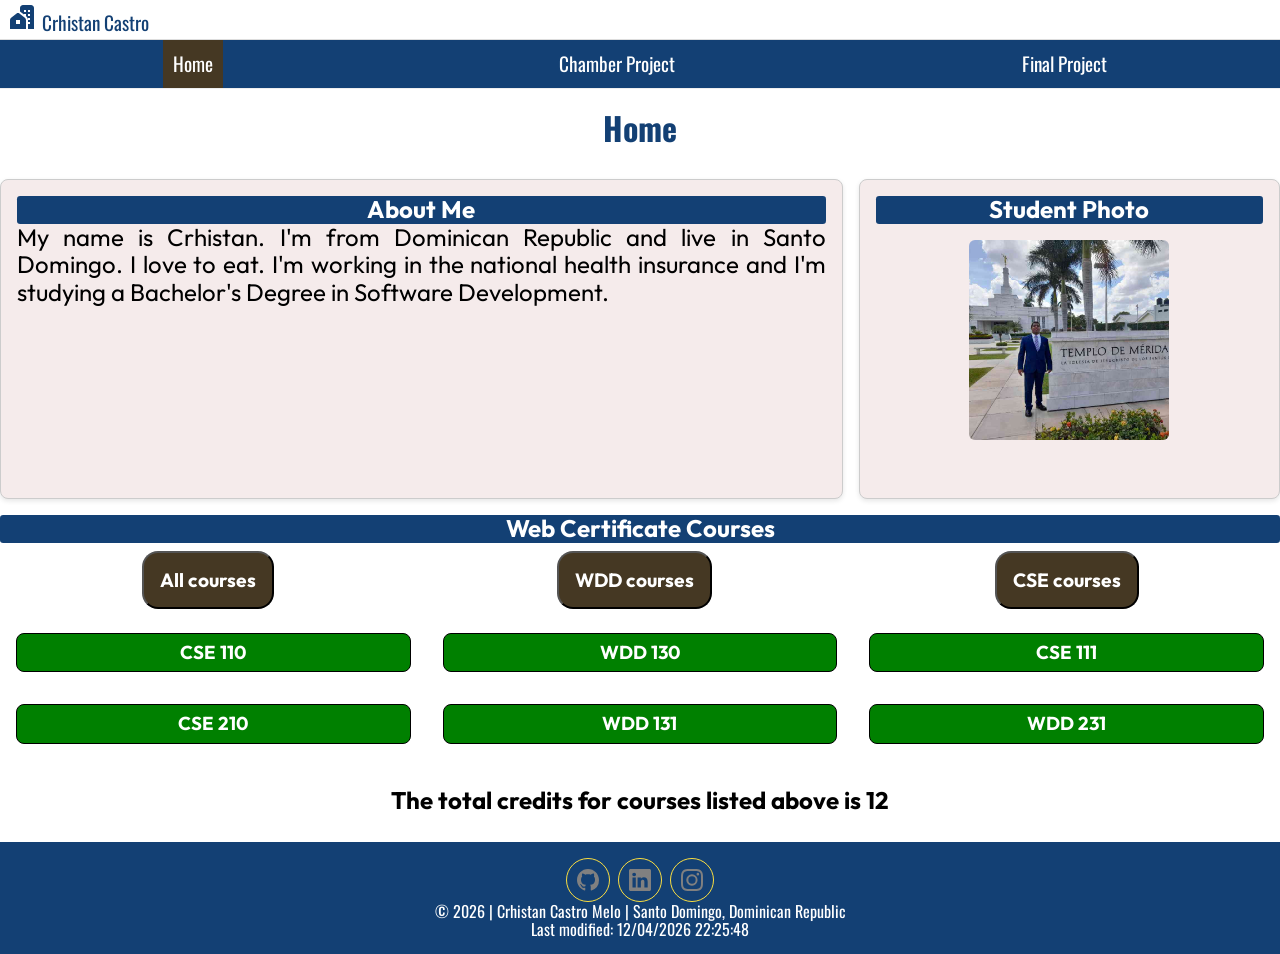
<file: index.html>
<!DOCTYPE html>
<html lang="en">
<head>
    <meta charset="UTF-8">
    <meta name="viewport" content="width=device-width, initial-scale=1.0">
    <link rel="icon" href="images/favicon.ico">
    <title>Home Page</title>
    <meta name="description" content="Home Page about me and my courses">
    <meta name="author" content="Crhistan Castro">
    <meta property="og:title" content="Home page">
    <meta property="og:description" content="Home Page about me and my courses">
    <meta property="og:image" content="https://crhistancastro.github.io/wdd231/images/profile.jpg">
    <meta property="og:url" content="https://crhistancastro.github.io/wdd231/">
    <link rel="stylesheet" href="styles/normalize.css">
    <link rel="stylesheet" href="styles/small.css">
    <link rel="stylesheet" href="styles/larger.css">
    <script defer src="scripts/navigation.js"></script>
    <script defer src="scripts/date.js"></script>
    <script defer src="scripts/course.js"></script>
    <link rel="preconnect" href="https://fonts.googleapis.com">
    <link rel="preconnect" href="https://fonts.gstatic.com" crossorigin>
    <link href="https://fonts.googleapis.com/css2?family=Oswald&family=Outfit:wght@100&display=swap" rel="stylesheet">
</head>
<body>
    <header>
        <img src="images/house-building.svg" alt="Site Logo" width="512" height="512">
        <span>Crhistan Castro</span>
        <button id="nav-button" class="hamburger" aria-label="navigation"></button>
    </header>
    <nav id="nav-bar" class="navigation">
        <ul>
            <li class="current"><a href="index.html">Home</a></li>
            <li><a href="./chamber/index.html">Chamber Project</a></li>
            <li><a href="./final-project/index.html">Final Project</a></li>
        </ul>
    </nav>
    <main>
        <h1>Home</h1>
        <section class="card">
            <h2>About Me</h2>
            <p>My name is Crhistan. I'm from Dominican Republic and live in Santo Domingo. I love to eat. I'm working in the national health insurance and I'm studying a Bachelor's Degree in Software Development.</p>
        </section>
        <section class="card">
            <h2>Student Photo</h2>
            <img src="images/profile.jpg" alt="Me" width="200">
        </section>
        <section id="courses">
            <h2>Web Certificate Courses</h2>
            <div id="course-button">
                <button id="all" class="all">All courses</button>
                <button id="wdd" class="wdd">WDD courses</button>
                <button id="cse" class="cse">CSE courses</button>
            </div>
            <div class="courses"> 
            </div>
            <p class="tcredits"></p>
        </section>
        <dialog id="course-details">
        </dialog>
    </main>
    <footer>
        <div class="social">
            <a href="https://github.com/CrhistanCastro" target="_blank"><img src="images/github.svg" alt="Github" width="16" height="16"></a>
            <a href="https://www.linkedin.com/in/crhistan-neftali-castro-melo-4907b0220?lipi=urn%3Ali%3Apage%3Ad_flagship3_profile_view_base_contact_details%3BnQ8HweufQ5yeCd8g4yVtPg%3D%3D" target="_blank"><img src="images/linkedin.svg" alt="LinkedIn" width="16" height="16"></a>
            <a href="https://www.instagram.com/crhistancastro" target="_blank"><img src="images/instagram.svg" alt="Instagram" width="16" height="16"></a>
        </div>
        <p><span id="currentyear"></span> | Crhistan Castro Melo | Santo Domingo, Dominican Republic</p>
        <p id="lastModified"></p>
    </footer>
</body>
</html>
</file>
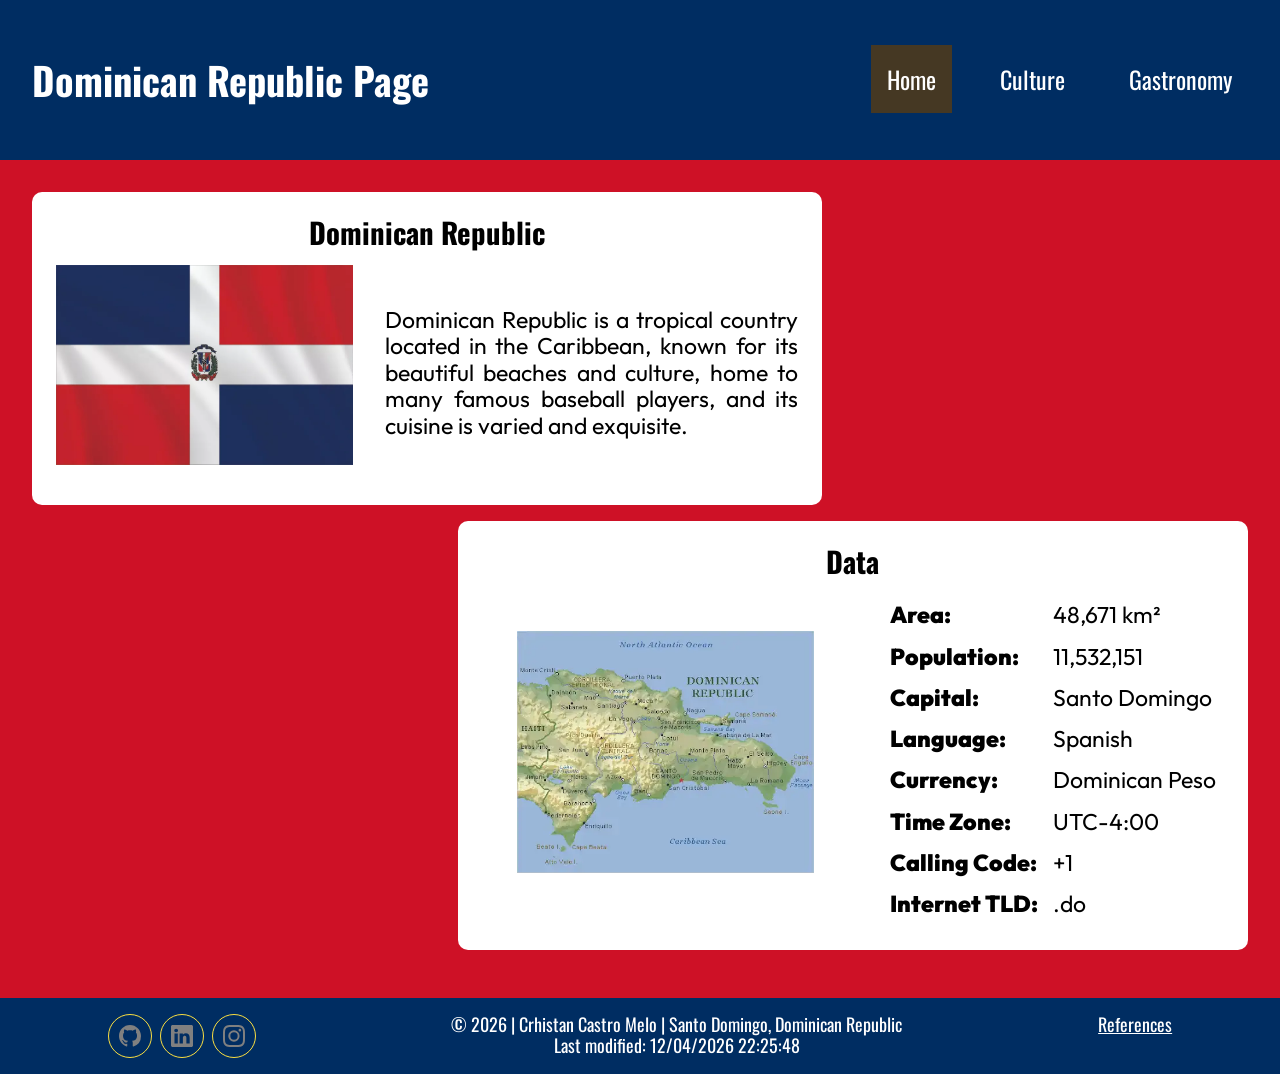
<file: final-project/index.html>
<!DOCTYPE html>
<html lang="en">
<head>
    <meta charset="UTF-8">
    <meta name="viewport" content="width=device-width, initial-scale=1.0">
    <link rel="icon" href="images/favicon.ico">
    <title>Dominican Republic Page</title>
    <meta name="author" content="Crhistan Castro">
    <meta name="description" content="On this page we will be learning a little about the Dominican Republic">
    <link rel="stylesheet" href="styles/normalize.css">
    <link rel="stylesheet" href="styles/larger.css">
    <link rel="stylesheet" href="styles/small.css">
    <script src="scripts/mycountry.mjs" type="module"></script>
    <link rel="preconnect" href="https://fonts.googleapis.com">
    <link rel="preconnect" href="https://fonts.gstatic.com" crossorigin>
    <link href="https://fonts.googleapis.com/css2?family=Oswald&family=Outfit:wght@100&display=swap" rel="stylesheet">
    <meta property="og:title" content="Dominican Republic Page">
    <meta property="og:description" content="On this page we will be learning a little about the Dominican Republic">
    <meta property="og:image" content="https://crhistancastro.github.io/wdd231/final-project/images/dominicanflag.svg">
    <meta property="og:url" content="https://crhistancastro.github.io/wdd231/final-project/index.html">
</head>
<body class="home-b">
    <header>
        <h1>Dominican Republic Page</h1>
        <button id="nav-button" class="hamburger" aria-label="navigation"></button>
        <nav id="nav-bar" class="navigation">
            <ul>
                <li class="current"><a href="index.html">Home</a></li>
                <li><a href="mycountry-culture.html">Culture</a></li>
                <li><a href="mycountry-gastro.html">Gastronomy</a></li>
            </ul>
        </nav>
    </header>
    <main class="home-m">
        <section class="about">
            <h2>Dominican Republic</h2>
            <div class="about-cont">
                <img src="images/dominicanflag.webp" alt="Dominican Republic Flag" width="200" loading="lazy">
                <p>Dominican Republic is a tropical country located in the Caribbean, known for its beautiful beaches and culture, home to many famous baseball players, and its cuisine is varied and exquisite.</p>
            </div>
        </section>
        <section class="data">
            <h2>Data</h2>
            <div class="data-cont">
                <img src="images/country.webp" alt="Country Map" width="200" loading="lazy">
                <table>
                    <tr>
                        <td><strong>Area:</strong></td>
                        <td>48,671 km²</td>
                    </tr>
                    <tr>
                        <td><strong>Population:</strong></td>
                        <td>11,532,151</td>
                    </tr>
                    <tr>
                        <td><strong>Capital:</strong></td>
                        <td>Santo Domingo</td>
                    </tr>
                    <tr>
                        <td><strong>Language:</strong></td>
                        <td>Spanish</td>
                    </tr>
                    <tr>
                        <td><strong>Currency:</strong></td>
                        <td>Dominican Peso</td>
                    </tr>
                    <tr>
                        <td><strong>Time Zone:</strong></td>
                        <td>UTC-4:00</td>
                    </tr>
                    <tr>
                        <td><strong>Calling Code:</strong></td>
                        <td>+1</td>
                    </tr>
                    <tr>
                        <td><strong>Internet TLD:</strong></td>
                        <td>.do</td>
                    </tr>
                </table>
            </div>
        </section>
    </main>
    <footer>
        <div class="social">
            <a href="https://github.com/CrhistanCastro" target="_blank"><img src="images/github.svg" alt="Github" width="16" height="16"></a>
            <a href="https://www.linkedin.com/in/crhistan-neftali-castro-melo-4907b0220?lipi=urn%3Ali%3Apage%3Ad_flagship3_profile_view_base_contact_details%3BnQ8HweufQ5yeCd8g4yVtPg%3D%3D" target="_blank"><img src="images/linkedin.svg" alt="LinkedIn" width="16" height="16"></a>
            <a href="https://www.instagram.com/crhistancastro" target="_blank"><img src="images/instagram.svg" alt="Instagram" width="16" height="16"></a>
        </div>
        <div>
            <p><span id="currentyear"></span> | Crhistan Castro Melo | Santo Domingo, Dominican Republic</p>
            <p id="lastModified"></p>
        </div>
        <p class="ref"><a href="reference.html">References</a></p>
    </footer>
</body>
</html>
</file>
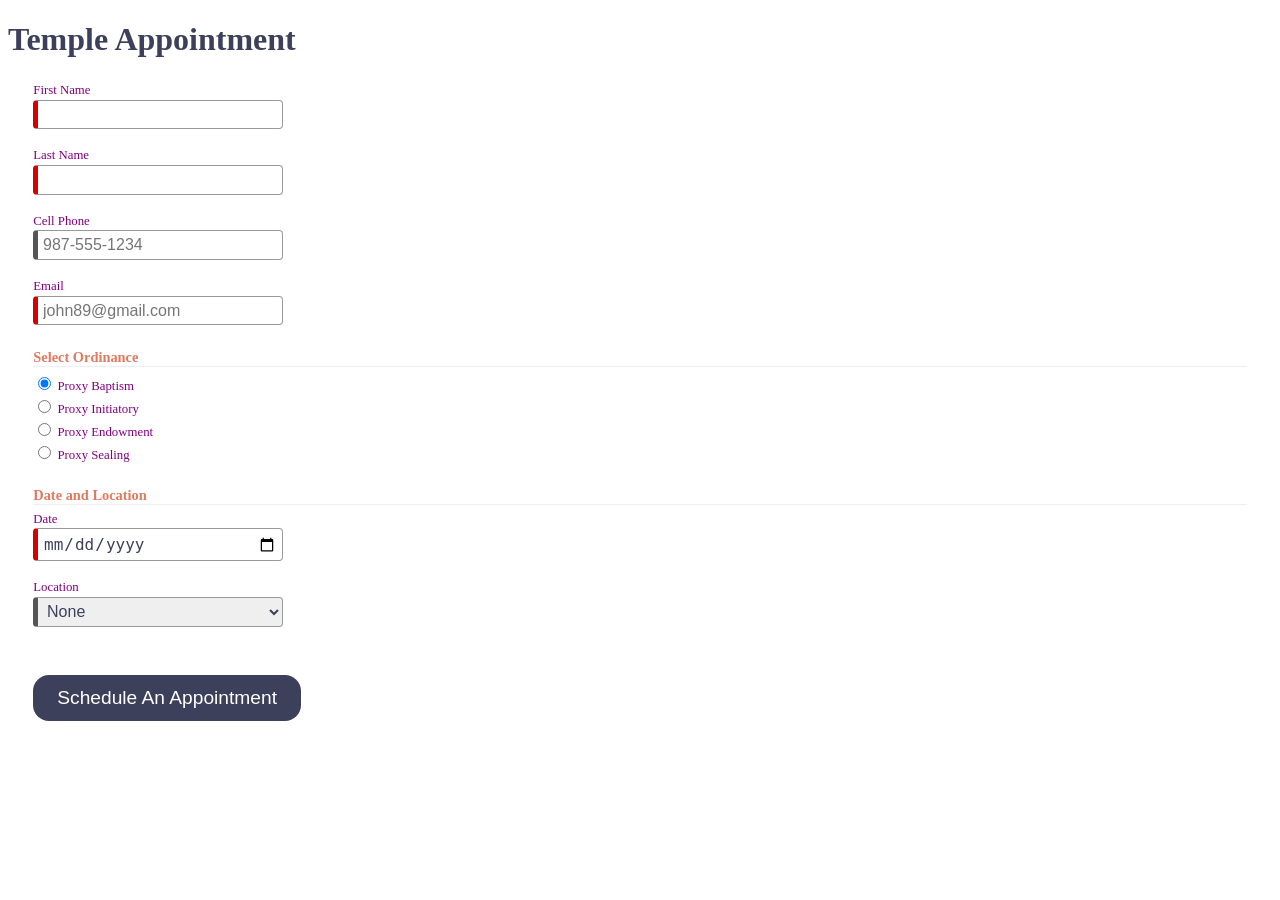
<file: startHere/startHere/index.html>
<!DOCTYPE html>
<html lang="en">

<head>
  <meta charset="UTF-8">
  <meta name="viewport" content="width=device-width, initial-scale=1.0">
  <meta name="description" content="Web Lab Start File">
  <meta name="author" content="Paul Cheney">

  <link rel="stylesheet" href="styles/small.css">
  <link rel="stylesheet" href="styles/large.css">

  <title>Web Lab Start File</title>
</head>

<body>

  <main>
    <h1>Temple Appointment</h1>

    <form method="GET" action="thanks.html" class="designOne">
      <label>First Name <input type="text" name="first" required autocomplete="given-name" title="Your First Name"></label>
        <label>Last Name <input type="text" name="last" required autocomplete="family-name" title="Your Last Name"></label>
        <label>Cell Phone <input type="tel" name="phone"  autocomplete="tel" title="A Phone Number with dashes" placeholder="987-555-1234" ></label>
        <label>Email <input type="email" name="email" required placeholder="john89@gmail.com"  title="Your Email" autocomplete="email"></label>
  

        <h3>Select Ordinance</h3>
        <label><input type="radio" name="ordinance" value="Baptism" checked> Proxy Baptism</label>
        <label><input type="radio" name="ordinance" value="Initiatory"> Proxy Initiatory</label>
        <label><input type="radio" name="ordinance" value="Endowment"> Proxy Endowment</label>
        <label><input type="radio" name="ordinance" value="Sealing"> Proxy Sealing</label>

        
        <h3>Date and Location</h3>
        <label>Date <input type="date" name="date" required></label>

        <label>Location
          <select name="location" required>
            <option value="">None</option>
            <option value="Payson">Payson</option>
            <option value="Orem">Orem</option>
            <option value="Provo City Center">Provo City Center</option>
        </label>

        <input type="submit" value="Schedule An Appointment">
    </form>

    
  </main>

</body>
</html>
</file>
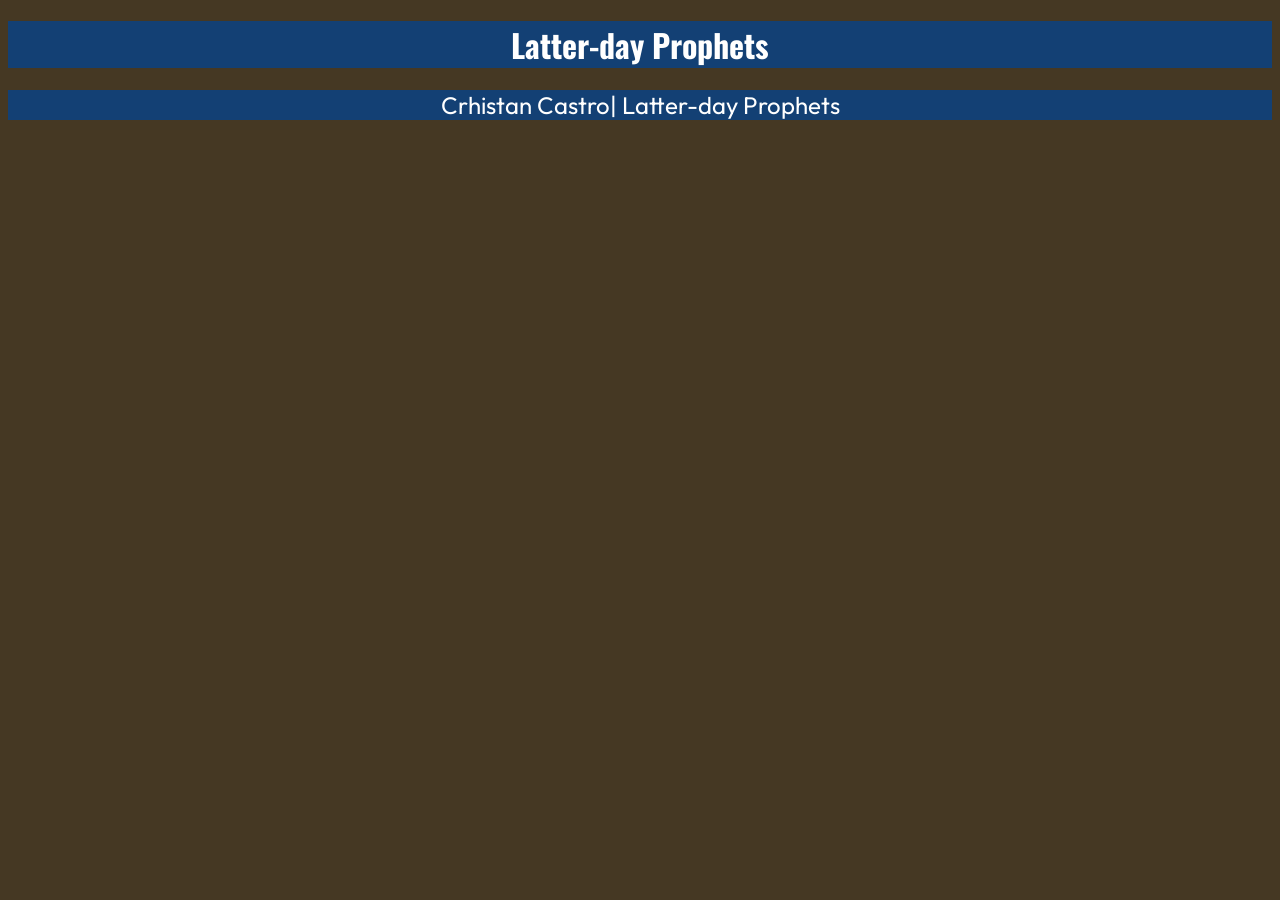
<file: prophets.html>
<!DOCTYPE html>
<html lang="en">
<head>
    <meta charset="UTF-8">
    <meta name="viewport" content="width=device-width, initial-scale=1.0">
    <meta name="author" content="Crhistan Castro">
    <meta name="description" content="The fetch practice">
    <title>Prophets</title>
    <link rel="stylesheet" href="styles/prophets.css">
    <script defer src="scripts/prophets.js"></script>
    <link rel="preconnect" href="https://fonts.googleapis.com">
    <link rel="preconnect" href="https://fonts.gstatic.com" crossorigin>
    <link href="https://fonts.googleapis.com/css2?family=Oswald&family=Outfit:wght@100&display=swap" rel="stylesheet">
</head>
<body>
    <header>
        <h1>Latter-day Prophets</h1>
    </header>
    <main>
        <div id="cards"></div>
    </main>
    <footer>
        Crhistan Castro| Latter-day Prophets
    </footer>
</body>
</html>
</file>
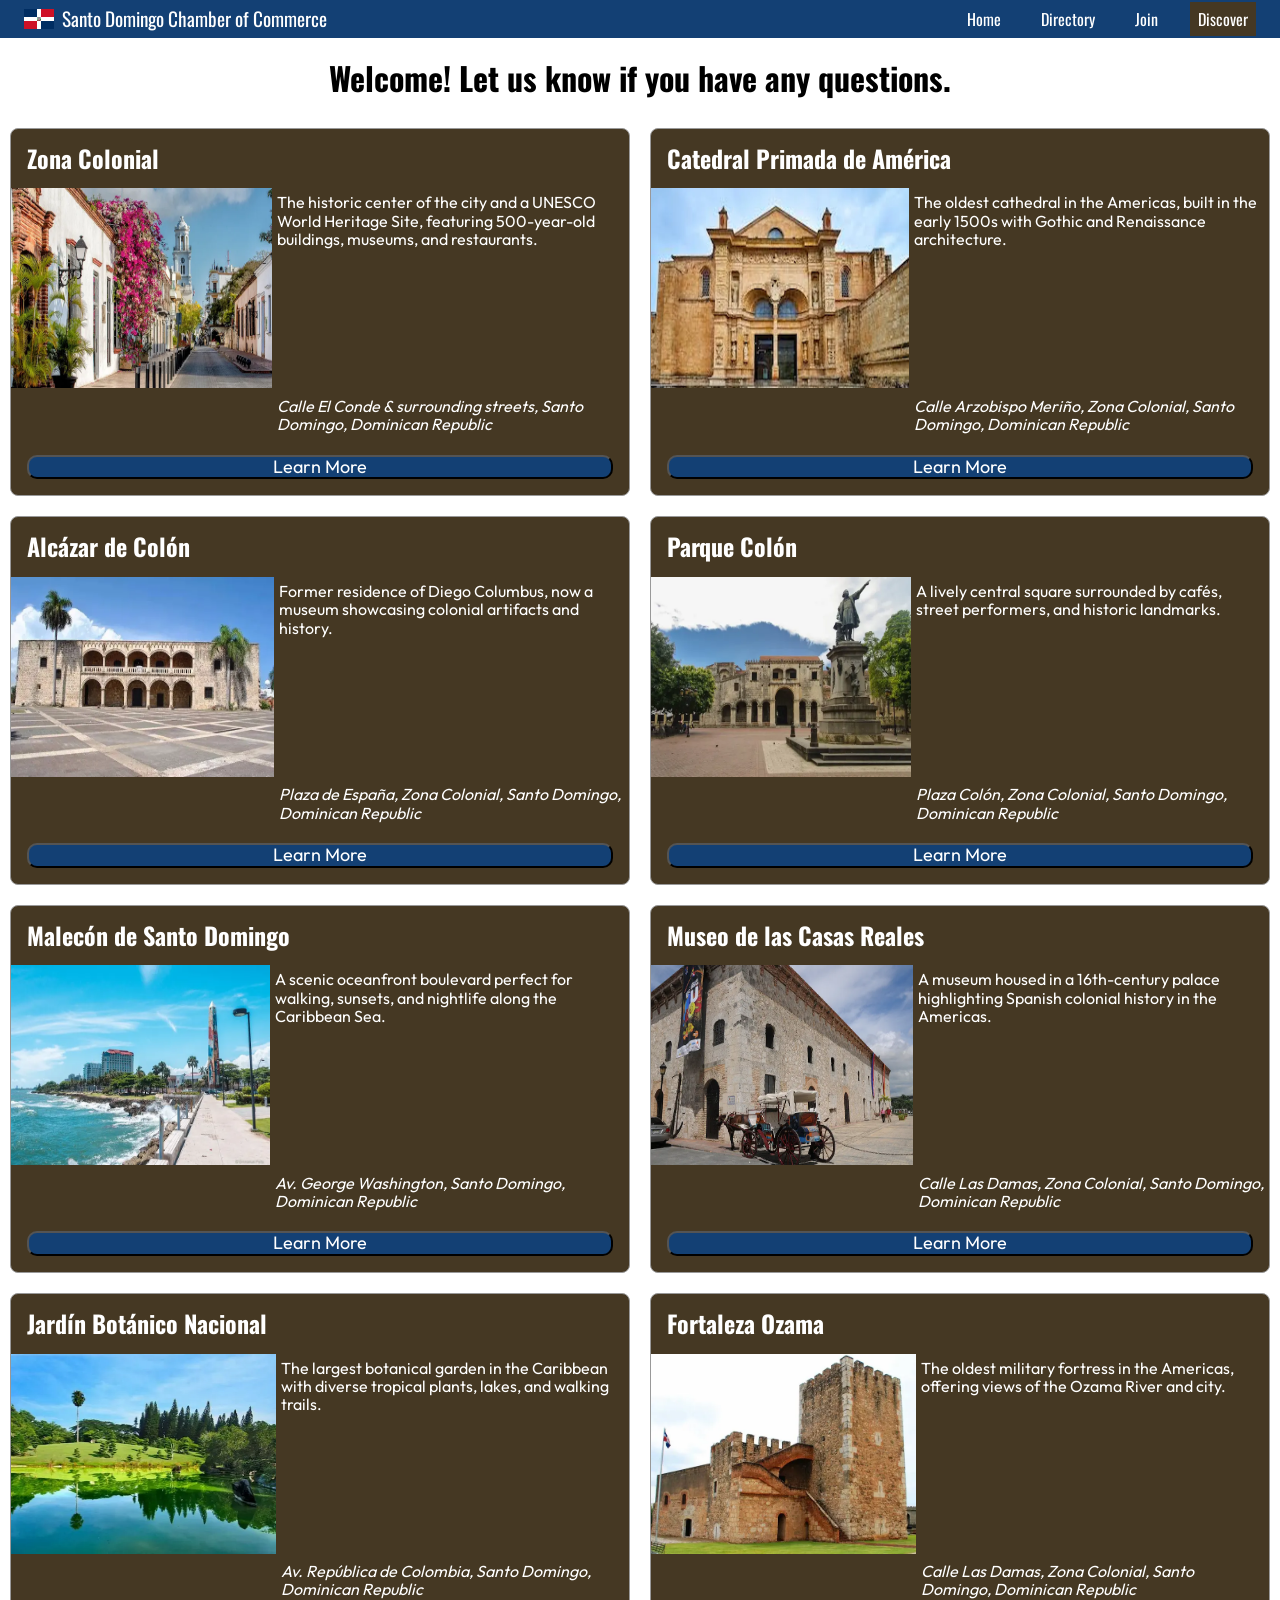
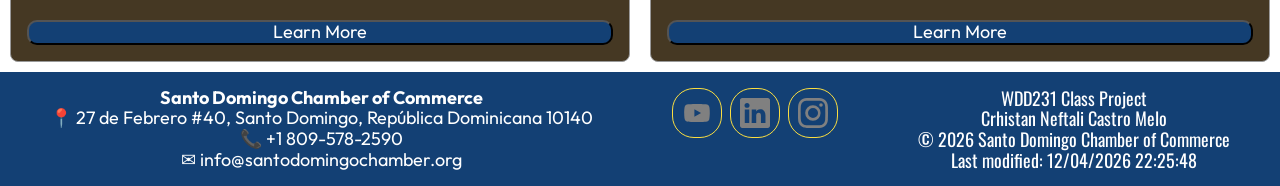
<file: chamber/discover.html>
<!DOCTYPE html>
<html lang="en">
<head>
    <meta charset="UTF-8">
    <meta name="viewport" content="width=device-width, initial-scale=1.0">
    <link rel="icon" href="images/favicon.ico">
    <title>Santo Domingo Chamber of Commerce | Discover</title>
    <meta name="author" content="Crhistan Castro">
    <meta name="description" content="Explore the best local businesses in Santo Domingo">
    <link rel="stylesheet" href="styles/normalize.css">
    <link rel="stylesheet" href="styles/small.css">
    <link rel="stylesheet" href="styles/larger.css">
    <script type="module" src="scripts/discover.mjs"></script>
    <script defer src="scripts/date.js"></script>
    <script defer src="scripts/navigation.js"></script>
    <meta property="og:title" content="Santo Domingo Chamber of Commerce">
    <meta property="og:description" content="Explore the best local businesses in Santo Domingo.">
    <meta property="og:image" content="https://crhistancastro.github.io/wdd231/chamber/images/dominicanflag.svg">
    <meta property="og:url" content="https://crhistancastro.github.io/wdd231/chamber/index.html">
    <link rel="preconnect" href="https://fonts.googleapis.com">
    <link rel="preconnect" href="https://fonts.gstatic.com" crossorigin>
    <link href="https://fonts.googleapis.com/css2?family=Oswald&family=Outfit:wght@100&display=swap" rel="stylesheet">
</head>
<body>
    <header>
        <div class="logo">
            <img src="images/logo.svg" alt="Site logo">
            <span>Santo Domingo Chamber of Commerce</span>
        </div> 
        <button id="nav-button" class="hamburger" aria-label="navigation"></button> 
        <nav id="nav-bar" class="navigation">
            <ul>
                <li><a href="index.html">Home</a></li>
                <li><a href="directory.html">Directory</a></li>
                <li><a href="join.html">Join</a></li>
                <li class="current"><a href="discover.html">Discover</a></li>
            </ul>
        </nav>
    </header>
    <main  id="message">
        <div id="discover"></div>
    </main>
    <footer>
        <div class="info">
            <p><strong>Santo Domingo Chamber of Commerce</strong></p>
            <p>📍 27 de Febrero #40, Santo Domingo, República Dominicana 10140</p>
            <p>📞 +1 809-578-2590</p>
            <p>✉ info@santodomingochamber.org</p>
        </div>
        <div class="social">
            <a href="https://www.youtube.com" target="_blank"><img src="images/youtube-brands-solid-full.svg" alt="Youtube" width="16" height="16"></a>
            <a href="https://www.linkedin.com/in/crhistan-neftali-castro-melo-4907b0220?lipi=urn%3Ali%3Apage%3Ad_flagship3_profile_view_base_contact_details%3BnQ8HweufQ5yeCd8g4yVtPg%3D%3D" target="_blank"><img src="images/linkedin.svg" alt="LinkedIn" width="16" height="16"></a>
            <a href="https://www.instagram.com/crhistancastro" target="_blank"><img src="images/instagram.svg" alt="Instagram" width="16" height="16"></a>
        </div>
        <div class="project">
            <p>WDD231 Class Project</p>
            <p>Crhistan Neftali Castro Melo</p>
            <p><span id="currentyear"></span> Santo Domingo Chamber of Commerce</p>
            <p id="lastModified"></p>
        </div>
    </footer>
</body>
</html>
</file>
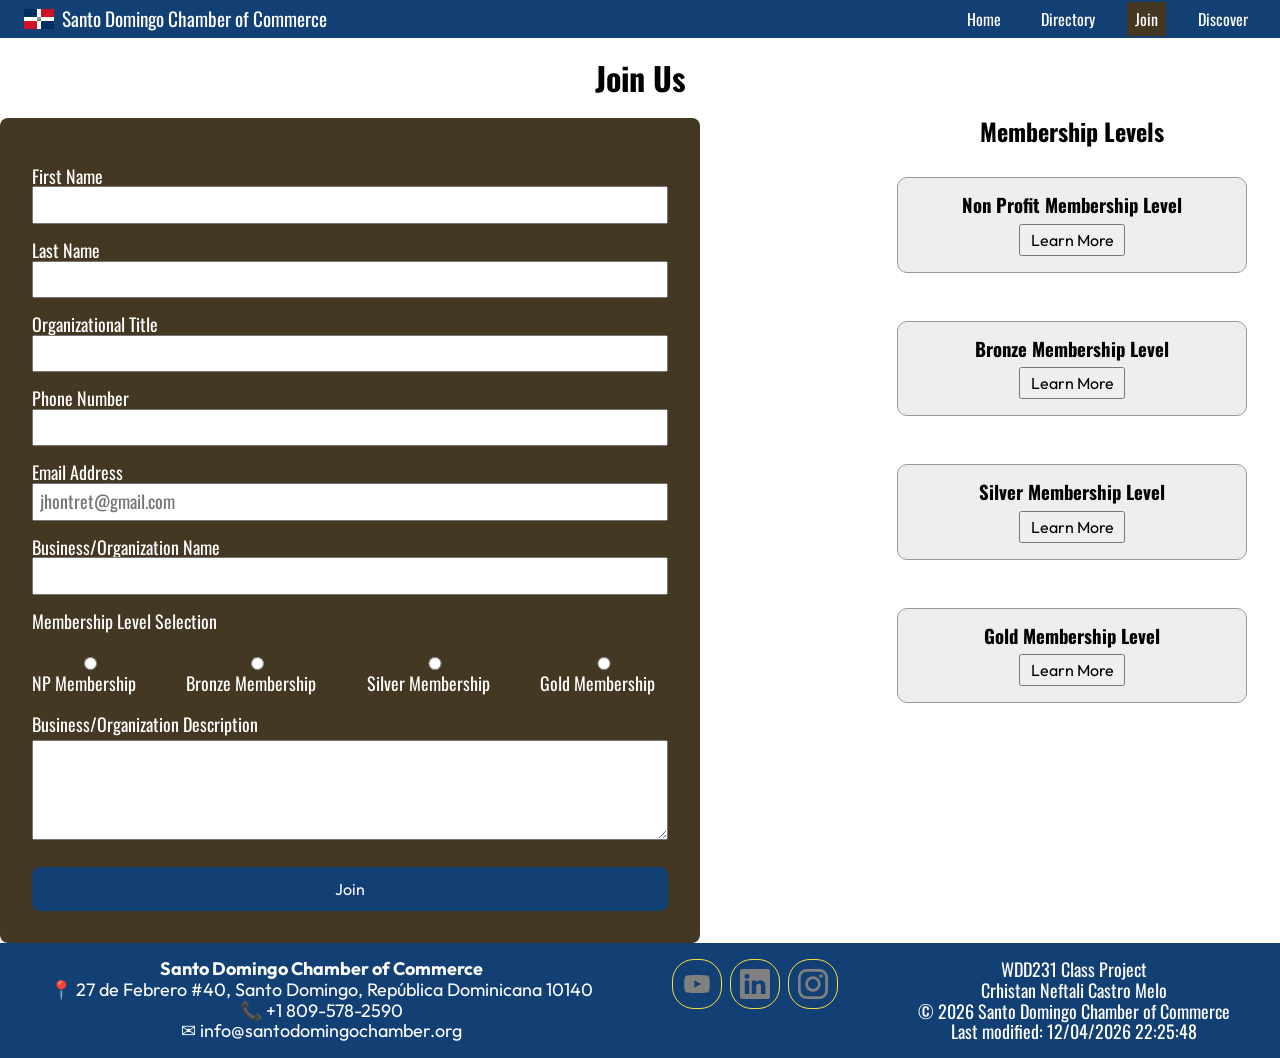
<file: chamber/join.html>
<!DOCTYPE html>
<html lang="en">
<head>
    <meta charset="UTF-8">
    <meta name="viewport" content="width=device-width, initial-scale=1.0">
    <link rel="icon" href="images/favicon.ico">
    <title>Santo Domingo Chamber of Commerce | Join</title>
    <meta name="author" content="Crhistan Castro">
    <meta name="description" content="Explore the best local businesses in Santo Domingo">
    <link rel="stylesheet" href="styles/normalize.css">
    <link rel="stylesheet" href="styles/small.css">
    <link rel="stylesheet" href="styles/larger.css">
    <script defer src="scripts/date.js"></script>
    <script defer src="scripts/navigation.js"></script>
    <script defer src="scripts/join.js"></script>
    <meta property="og:title" content="Santo Domingo Chamber of Commerce">
    <meta property="og:description" content="Explore the best local businesses in Santo Domingo.">
    <meta property="og:image" content="https://crhistancastro.github.io/wdd231/chamber/images/dominicanflag.svg">
    <meta property="og:url" content="https://crhistancastro.github.io/wdd231/chamber/join.html">
    <link rel="preconnect" href="https://fonts.googleapis.com">
    <link rel="preconnect" href="https://fonts.gstatic.com" crossorigin>
    <link href="https://fonts.googleapis.com/css2?family=Oswald&family=Outfit:wght@100&display=swap" rel="stylesheet">
</head>
<body>
    <header>
        <div class="logo">
            <img src="images/logo.svg" alt="Site logo">
            <span>Santo Domingo Chamber of Commerce</span>
        </div> 
        <button id="nav-button" class="hamburger" aria-label="navigation"></button> 
        <nav id="nav-bar" class="navigation">
            <ul>
                <li><a href="index.html">Home</a></li>
                <li><a href="directory.html">Directory</a></li>
                <li class="current"><a href="join.html">Join</a></li>
                <li><a href="discover.html">Discover</a></li>
            </ul>
        </nav>
    </header>
    <main class="join">
        <h1>Join Us</h1>
        <div class="content">
            <form action="thankyou.html" method="get" class="form">
                <label for="fName">First Name <input type="text" name="fName" title="Enter your first name" id="fName" required autocomplete="given-name"></label>
                <label for="lName">Last Name <input type="text" name="lName" id="lName" title="Enter your last name" required autocomplete="family-name"></label>
                <label for="oTitle">Organizational Title <input type="text" name="oTitle" title="Enter your organizational title (at least 7 characters, letters, hyphens, and spaces only)" pattern="[A-Za-z\- ]{7,}" id="oTitle" required autocomplete="organization-title"></label>
                <label for="phone">Phone Number <input type="tel" name="phone" title="Enter your phone number" id="phone" required autocomplete="tel"></label>
                <label for="email">Email Address <input type="email" name="email" title="Enter your email address" id="email" required autocomplete="email" placeholder="jhontret@gmail.com"></label>
                <label for="business">Business/Organization Name <input type="text" name="business" title="Enter your organization name" id="business" required autocomplete="organization"></label>
                <label>Membership Level Selection</label>
                <div class="radio">
                    <label for="membershipLevel1"><input type="radio" name="membershipLevel" value="np" id="membershipLevel1" required>NP Membership</label>
                    <label for="membershipLevel2"><input type="radio" name="membershipLevel" value="bronze" id="membershipLevel2" required>Bronze Membership</label>
                    <label for="membershipLevel3"><input type="radio" name="membershipLevel" value="silver" id="membershipLevel3" required>Silver Membership</label>
                    <label for="membershipLevel4"><input type="radio" name="membershipLevel" value="gold" id="membershipLevel4" required>Gold Membership</label>
                </div>
                <label for="businessDesc">Business/Organization Description</label>
                <textarea name="businessDesc" id="businessDesc" title="Enter your organization description"></textarea>
                <input type="hidden" name="timestamp" id="timestamp">
                <input type="submit" value="Join">
            </form>
            <section class="membershiplevel">
                <h2>Membership Levels</h2>
                <div class="membership">
                    <h3>Non Profit Membership Level</h3>
                    <button id="level1">Learn More</button>
                </div>
                <div class="membership">
                    <h3>Bronze Membership Level</h3>
                    <button id="level2">Learn More</button>
                </div>
                <div class="membership">
                    <h3>Silver Membership Level</h3>
                    <button id="level3">Learn More</button>
                </div>
                <div class="membership">
                    <h3>Gold Membership Level</h3>
                    <button id="level4">Learn More</button>
                </div>
            </section>
        </div>    
            <dialog id="membership1">
                <h3>Non Profit Benefits</h3>
                <p>✔ Free events<br>✔ Basic training<br>✔ Community listing</p>
                <button id="close1">Close</button>
            </dialog>
            <dialog id="membership2">
                <h3>Bronze Benefits</h3>
                <p>✔ Event discounts<br>✔ Training access<br>✔ Website listing</p>
                <button id="close2">Close</button>
            </dialog>
            <dialog id="membership3">
                <h3>Silver Benefits</h3>
                <p>✔ Featured events<br>✔ Advanced training<br>✔ Advertising spot</p>
                <button id="close3">Close</button>
            </dialog>
            <dialog id="membership4">
                <h3>Gold Benefits</h3>
                <p>✔ Spotlight on homepage<br>✔ Premium ads<br>✔ VIP events</p>
                <button id="close4">Close</button>
            </dialog>
        
    </main>
    <footer>
        <div class="info">
            <p><strong>Santo Domingo Chamber of Commerce</strong></p>
            <p>📍 27 de Febrero #40, Santo Domingo, República Dominicana 10140</p>
            <p>📞 +1 809-578-2590</p>
            <p>✉ info@santodomingochamber.org</p>
        </div>
        <div class="social">
            <a href="https://www.youtube.com" target="_blank"><img src="images/youtube-brands-solid-full.svg" alt="Youtube" width="16" height="16"></a>
            <a href="https://www.linkedin.com/in/crhistan-neftali-castro-melo-4907b0220?lipi=urn%3Ali%3Apage%3Ad_flagship3_profile_view_base_contact_details%3BnQ8HweufQ5yeCd8g4yVtPg%3D%3D" target="_blank"><img src="images/linkedin.svg" alt="LinkedIn" width="16" height="16"></a>
            <a href="https://www.instagram.com/crhistancastro" target="_blank"><img src="images/instagram.svg" alt="Instagram" width="16" height="16"></a>
        </div>
        <div class="project">
            <p>WDD231 Class Project</p>
            <p>Crhistan Neftali Castro Melo</p>
            <p><span id="currentyear"></span> Santo Domingo Chamber of Commerce</p>
            <p id="lastModified"></p>
        </div>
    </footer>
</body>
</html>
</file>
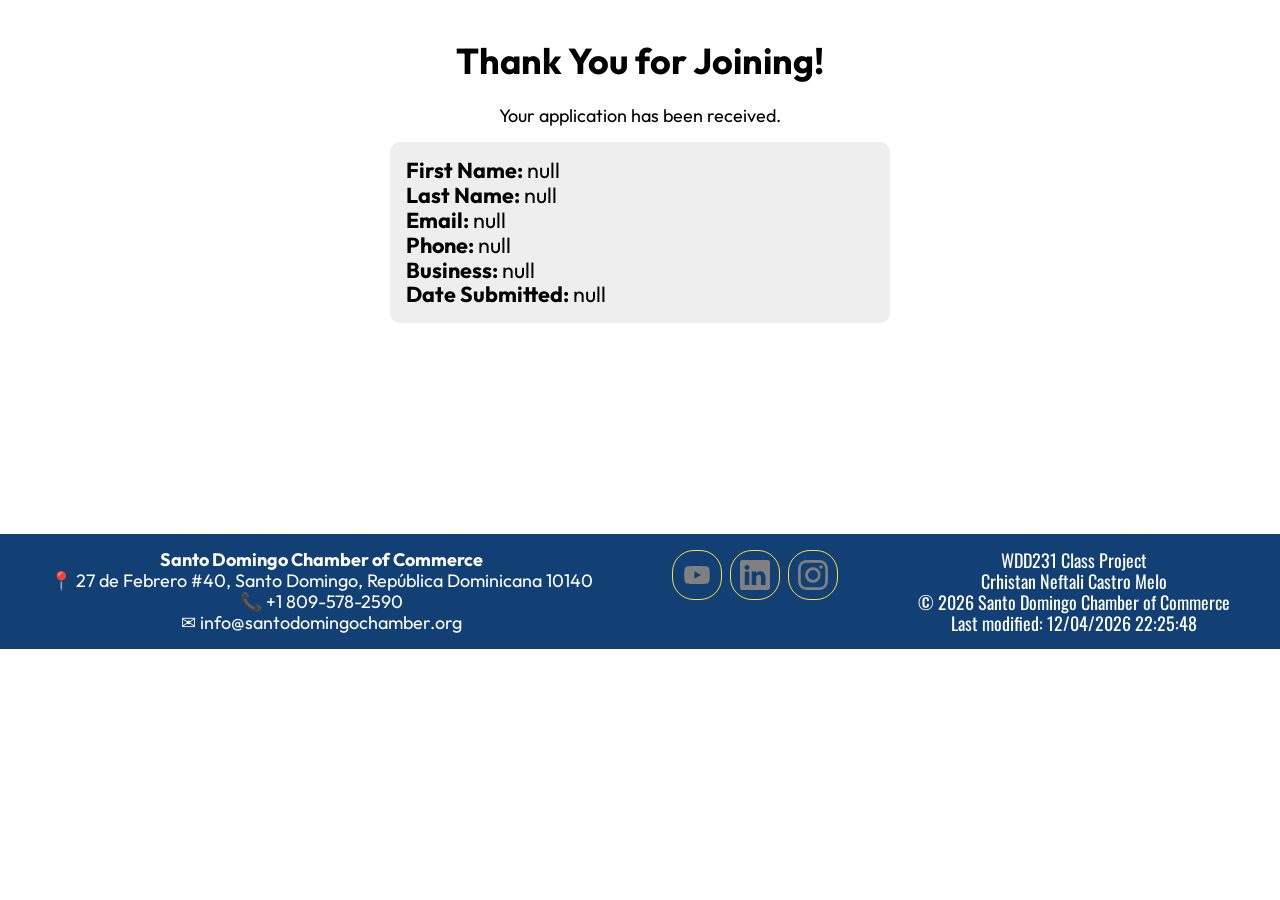
<file: chamber/thankyou.html>
<!DOCTYPE html>
<html lang="en">
<head>
    <meta charset="UTF-8">
    <meta name="viewport" content="width=device-width, initial-scale=1.0">
    <title>Join Review</title>
    <meta name="author" content="Crhistan Castro">
    <meta name="description" content="Review Confirmation Page">
    <link rel="preconnect" href="https://fonts.googleapis.com">
    <link rel="preconnect" href="https://fonts.gstatic.com" crossorigin>
    <link href="https://fonts.googleapis.com/css2?family=Oswald&family=Outfit:wght@100&display=swap" rel="stylesheet">
    <link rel="stylesheet" href="styles/normalize.css">
    <link rel="stylesheet" href="styles/small.css">
    <link rel="stylesheet" href="styles/larger.css">
    <script defer src="scripts/date.js"></script>
    <script defer src="scripts/review.js"></script>
</head>
<body>
    <main class="thankyou">
        <h1>Thank You for Joining!</h1>
        <p>Your application has been received.</p>

        <section id="results"></section>
    </main>
    <footer>
        <div class="info">
            <p><strong>Santo Domingo Chamber of Commerce</strong></p>
            <p>📍 27 de Febrero #40, Santo Domingo, República Dominicana 10140</p>
            <p>📞 +1 809-578-2590</p>
            <p>✉ info@santodomingochamber.org</p>
        </div>
        <div class="social">
            <a href="https://www.youtube.com" target="_blank"><img src="images/youtube-brands-solid-full.svg" alt="Youtube" width="16" height="16"></a>
            <a href="https://www.linkedin.com/in/crhistan-neftali-castro-melo-4907b0220?lipi=urn%3Ali%3Apage%3Ad_flagship3_profile_view_base_contact_details%3BnQ8HweufQ5yeCd8g4yVtPg%3D%3D" target="_blank"><img src="images/linkedin.svg" alt="LinkedIn" width="16" height="16"></a>
            <a href="https://www.instagram.com/crhistancastro" target="_blank"><img src="images/instagram.svg" alt="Instagram" width="16" height="16"></a>
        </div>
        <div class="project">
            <p>WDD231 Class Project</p>
            <p>Crhistan Neftali Castro Melo</p>
            <p><span id="currentyear"></span> Santo Domingo Chamber of Commerce</p>
            <p id="lastModified"></p>
        </div>
    </footer>
</body>
</html>
</file>
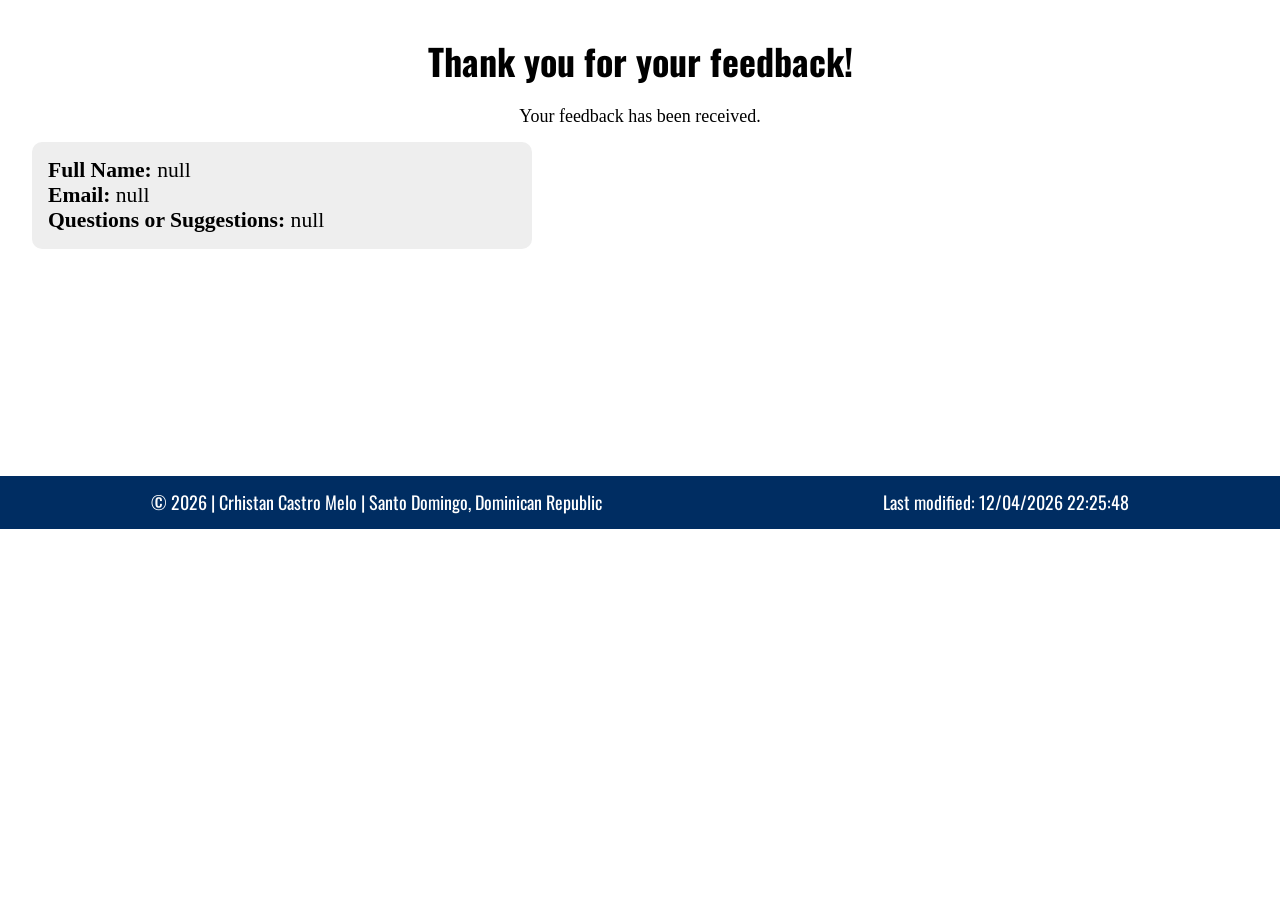
<file: final-project/feedback.html>
<!DOCTYPE html>
<html lang="en">
<head>
    <meta charset="UTF-8">
    <meta name="viewport" content="width=device-width, initial-scale=1.0">
    <link rel="icon" href="images/favicon.ico">
    <title>Feedback</title>
    <meta name="author" content="Crhistan Castro">
    <meta name="description" content="Feedback Confirmation Page">
    <link rel="stylesheet" href="styles/normalize.css">
    <link rel="stylesheet" href="styles/larger.css">
    <link rel="stylesheet" href="styles/small.css">
    <script src="scripts/form.js" defer></script>
    <link rel="preconnect" href="https://fonts.googleapis.com">
    <link rel="preconnect" href="https://fonts.gstatic.com" crossorigin>
    <link href="https://fonts.googleapis.com/css2?family=Oswald&family=Outfit:wght@100&display=swap" rel="stylesheet">
</head>
<body>
    <main class="feedback">
        <h1>Thank you for your feedback!</h1>
        <p>Your feedback has been received.</p>

        <div id="feedbacks"></div>
    </main>
    <footer>
        <p><span id="currentyear"></span> | Crhistan Castro Melo | Santo Domingo, Dominican Republic</p>
        <p id="lastModified"></p>
    </footer>
</body>
</html>
</file>
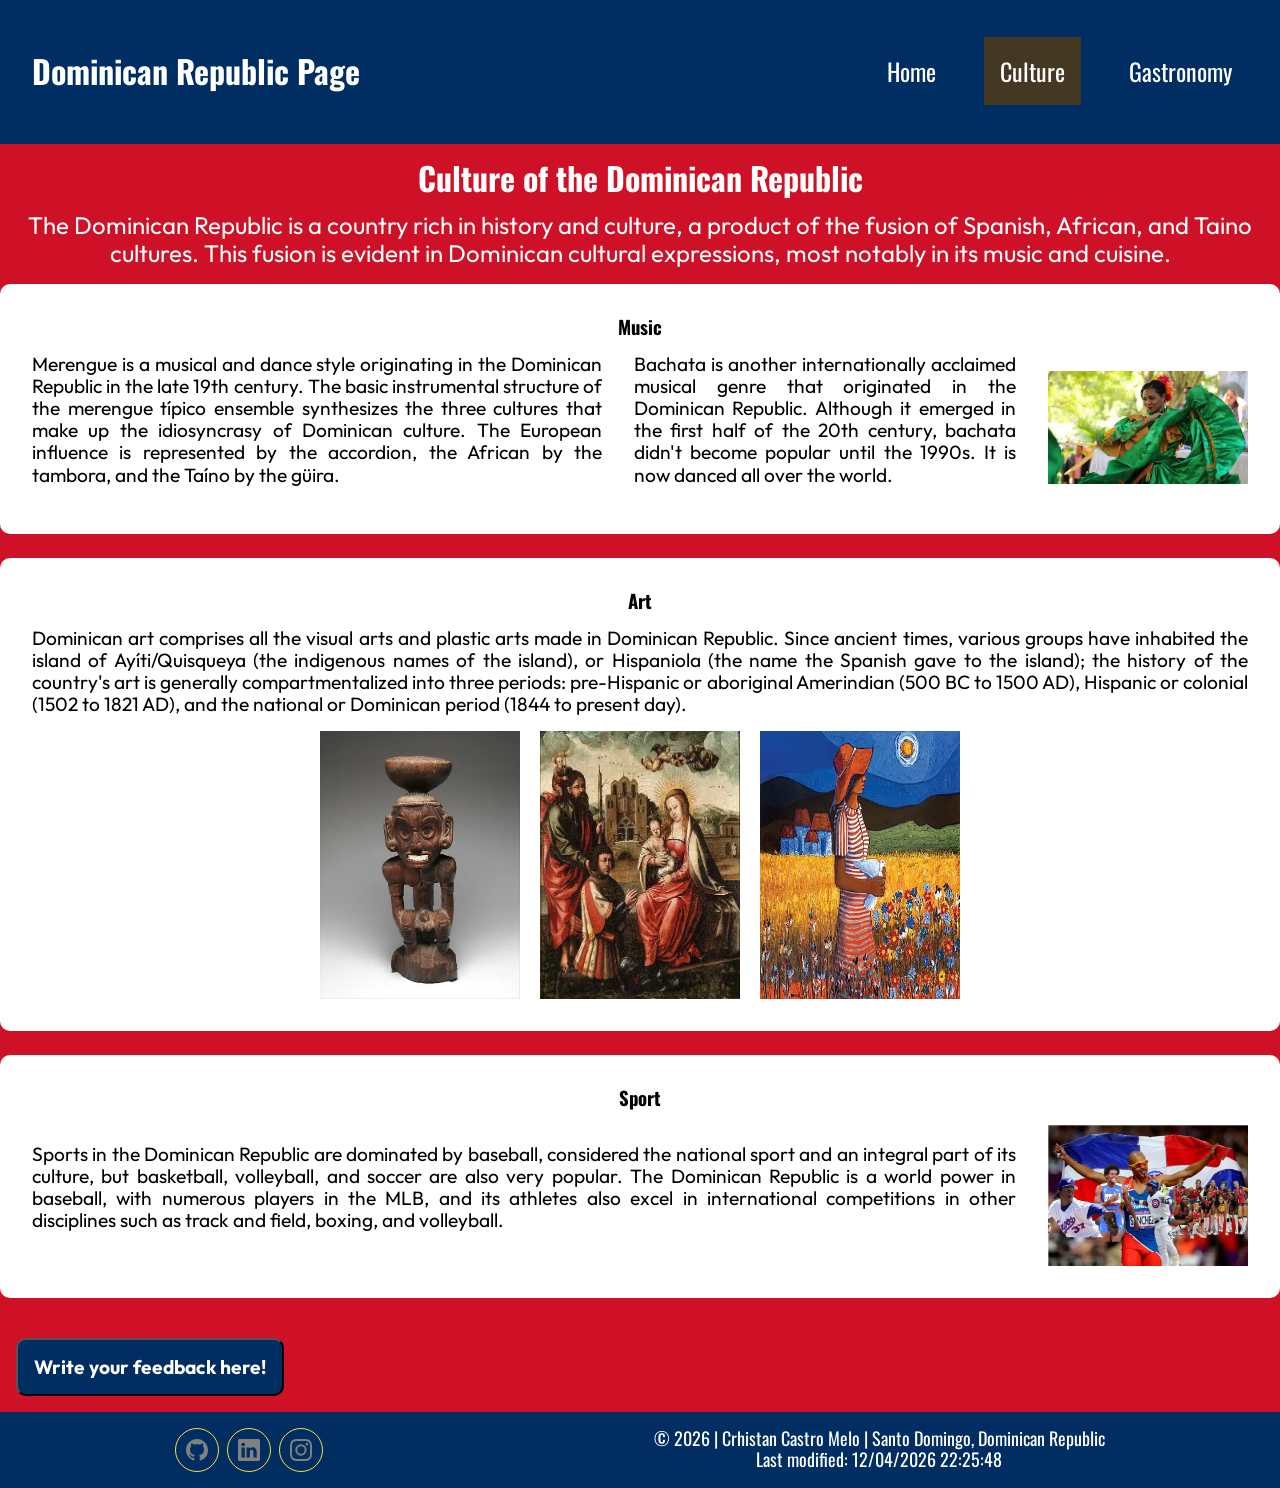
<file: final-project/mycountry-culture.html>
<!DOCTYPE html>
<html lang="en">
<head>
    <meta charset="UTF-8">
    <meta name="viewport" content="width=device-width, initial-scale=1.0">
    <link rel="icon" href="images/favicon.ico">
    <title>Dominican Republic Culture Page</title>
    <meta name="author" content="Crhistan Castro">
    <meta name="description" content="On this page we will be learning a little about the culture of the Dominican Republic">
    <link rel="stylesheet" href="styles/normalize.css">
    <link rel="stylesheet" href="styles/larger.css">
    <link rel="stylesheet" href="styles/small.css">
    <script src="scripts/mycountry.mjs" type="module"></script>
    <script src="scripts/dialog.js" defer></script>
    <link rel="preconnect" href="https://fonts.googleapis.com">
    <link rel="preconnect" href="https://fonts.gstatic.com" crossorigin>
    <link href="https://fonts.googleapis.com/css2?family=Oswald&family=Outfit:wght@100&display=swap" rel="stylesheet">
    <meta property="og:title" content="Dominican Republic Page">
    <meta property="og:description" content="On this page we will be learning a little about the Dominican Republic">
    <meta property="og:image" content="https://crhistancastro.github.io/wdd231/final-project/images/dominicanflag.svg">
    <meta property="og:url" content="https://crhistancastro.github.io/wdd231/final-project/index.html">
</head>
<body class="culture-b">
    <header>
        <h1>Dominican Republic Page</h1>
        <button id="nav-button" class="hamburger" aria-label="navigation"></button>
        <nav id="nav-bar" class="navigation">
            <ul>
                <li><a href="index.html">Home</a></li>
                <li class="current"><a href="mycountry-culture.html">Culture</a></li>
                <li><a href="mycountry-gastro.html">Gastronomy</a></li>
            </ul>
        </nav>
    </header>
    <main class="culture-m">
        <h2>Culture of the Dominican Republic</h2>
        <p class="p">The Dominican Republic is a country rich in history and culture, a product of the fusion of Spanish, African, and Taino cultures. This fusion is evident in Dominican cultural expressions, most notably in its music and cuisine.</p>
        <section class="music">
            <h3>Music</h3>
            <div class="music-c">
                <p>Merengue is a musical and dance style originating in the Dominican Republic in the late 19th century. The basic instrumental structure of the merengue típico ensemble synthesizes the three cultures that make up the idiosyncrasy of Dominican culture. The European influence is represented by the accordion, the African by the tambora, and the Taíno by the güira.</p>
                <p>Bachata is another internationally acclaimed musical genre that originated in the Dominican Republic. Although it emerged in the first half of the 20th century, bachata didn't become popular until the 1990s. It is now danced all over the world.</p>
                <img src="images/cultura1.webp" alt="Dance" width="200" loading="lazy">
            </div>
        </section>
        <section class="art">
            <h3>Art</h3>
            <p>Dominican art comprises all the visual arts and plastic arts made in Dominican Republic. Since ancient times, various groups have inhabited the island of Ayíti/Quisqueya (the indigenous names of the island), or Hispaniola (the name the Spanish gave to the island); the history of the country's art is generally compartmentalized into three periods: pre-Hispanic or aboriginal Amerindian (500 BC to 1500 AD), Hispanic or colonial (1502 to 1821 AD), and the national or Dominican period (1844 to present day).</p>
            <div class="ima">
                <img src="images/zemi-cohoba-stand.webp" alt="Zemi Cohoba Stand" title="Zemi Cohoba Stand" width="200" loading="lazy">
                <img src="images/virginofcristobalcolon.webp" alt="The Virgin of Cristobal Colon" title="The Virgin of Cristobal Colon" width="200" loading="lazy">
                <img src="images/candidobidomorningwalk.webp" alt="Candido Bido-Morning Walk" title="Candido Bido-Morning Walk" width="200" loading="lazy">
            </div>
        </section>
        <section class="sport">
            <h3>Sport</h3>
            <div class="sport-c">
                <p>Sports in the Dominican Republic are dominated by baseball, considered the national sport and an integral part of its culture, but basketball, volleyball, and soccer are also very popular. The Dominican Republic is a world power in baseball, with numerous players in the MLB, and its athletes also excel in international competitions in other disciplines such as track and field, boxing, and volleyball.</p>
                <img src="images/sports.webp" alt="sports" width="200" loading="lazy">
            </div>
        </section>
        <div class="feed">
            <button id="openFeed">Write your feedback here!</button>
        </div>
        <dialog id="feed">
            <button id="closeFeed">X</button>
            <section class="form">
            <h3>Feedback</h3>
            <form method="get" id="feedbackForm" action="feedback.html">
                <label for="fName" class="text">Full Name* <input type="text" name="fName" id="fName" required></label>
                <label for="email" class="email">Email* <input type="email" name="email" id="email" placeholder="someone@gmail.com" required></label>
                <label for="feedback">Questions or Suggestions</label>
                <textarea name="feedback" id="feedback"></textarea>
                <input type="submit" value="Send Feedback">
            </form>
        </section>
        </dialog>
    </main>
    <footer>
        <div class="social">
            <a href="https://github.com/CrhistanCastro" target="_blank"><img src="images/github.svg" alt="Github" width="16" height="16"></a>
            <a href="https://www.linkedin.com/in/crhistan-neftali-castro-melo-4907b0220?lipi=urn%3Ali%3Apage%3Ad_flagship3_profile_view_base_contact_details%3BnQ8HweufQ5yeCd8g4yVtPg%3D%3D" target="_blank"><img src="images/linkedin.svg" alt="LinkedIn" width="16" height="16"></a>
            <a href="https://www.instagram.com/crhistancastro" target="_blank"><img src="images/instagram.svg" alt="Instagram" width="16" height="16"></a>
        </div>
        <div>
            <p><span id="currentyear"></span> | Crhistan Castro Melo | Santo Domingo, Dominican Republic</p>
            <p id="lastModified"></p>
        </div>
    </footer>
</body>
</html>
</file>
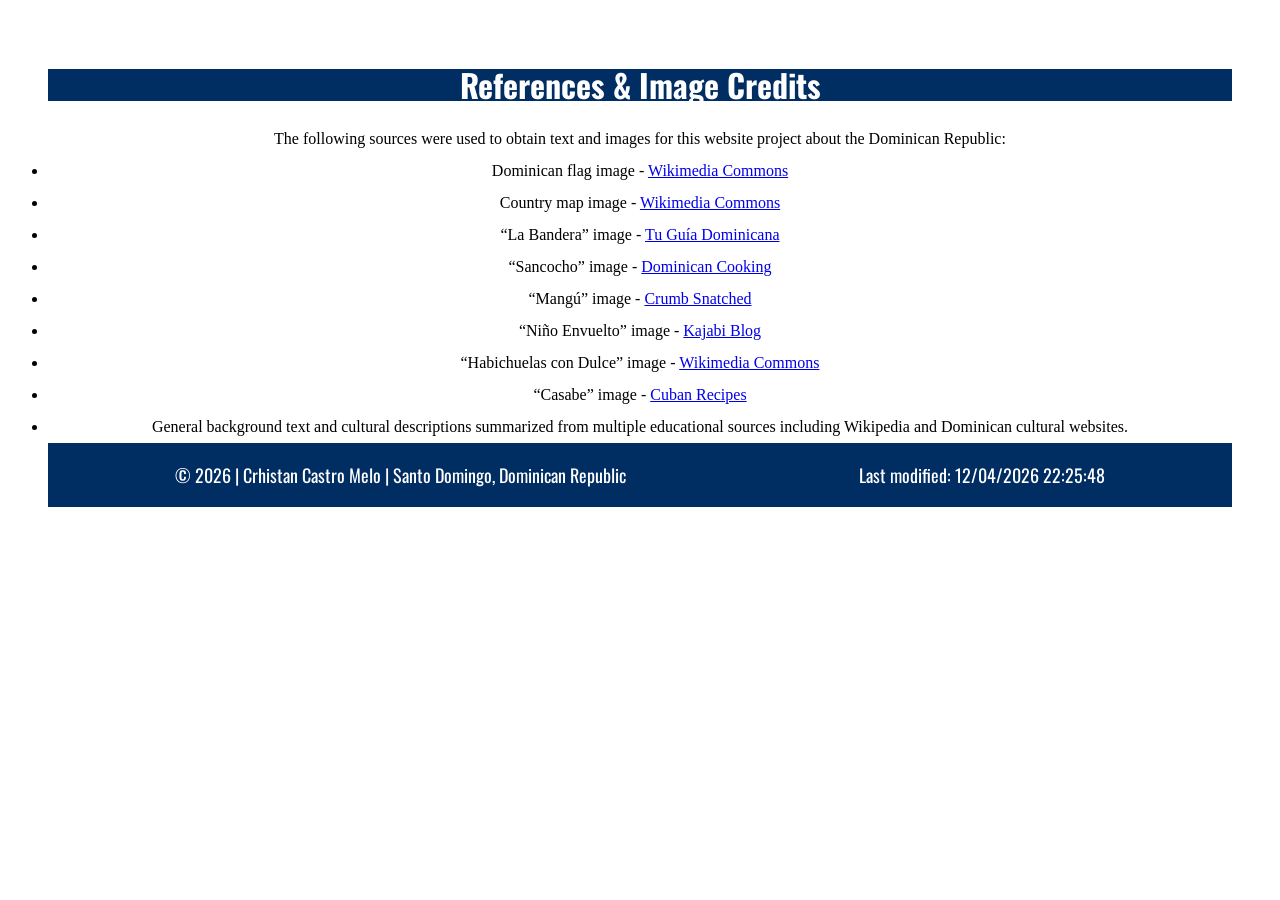
<file: final-project/reference.html>
<!DOCTYPE html>
<html lang="en">
<head>
  <meta charset="UTF-8">
  <meta name="viewport" content="width=device-width, initial-scale=1.0">
  <link rel="icon" href="images/favicon.ico">
  <title>References</title>
  <meta name="author" content="Crhistan Castro">
  <meta name="description" content="Sources and references used in the Dominican Republic website project.">
  <link rel="preconnect" href="https://fonts.googleapis.com">
  <link rel="preconnect" href="https://fonts.gstatic.com" crossorigin>
  <link href="https://fonts.googleapis.com/css2?family=Oswald&family=Outfit:wght@100&display=swap" rel="stylesheet">
  <link rel="stylesheet" href="styles/normalize.css">
  <link rel="stylesheet" href="styles/larger.css">
  <link rel="stylesheet" href="styles/small.css">
  <script src="scripts/form.js" defer></script>
</head>
<body class="refer">
  <h1>References & Image Credits</h1>
  <p>The following sources were used to obtain text and images for this website project about the Dominican Republic:</p>
  <ul>
    <li>
      Dominican flag image - <a href="https://commons.wikimedia.org/wiki/File:Flag_of_the_Dominican_Republic.svg" target="_blank">Wikimedia Commons</a>
    </li>
    <li>
      Country map image - <a href="https://commons.wikimedia.org/wiki/File:Dominican_Republic_location_map.svg" target="_blank">Wikimedia Commons</a>
    </li>
    <li>
      “La Bandera” image - <a href="https://tuguiadominicana.com/wp-content/uploads/2023/03/ARROZ-ABICHUELA-CARNE-@eltipicodominicano-1024x582.png" target="_blank">Tu Guía Dominicana</a>
    </li>
    <li>
      “Sancocho” image - <a href="https://www.dominicancooking.com/wp-content/uploads/how-to-make-sancocho-step-by-step-6.jpg" target="_blank">Dominican Cooking</a>
    </li>
    <li>
      “Mangú” image - <a href="https://www.crumbsnatched.com/wp-content/uploads/2025/01/dominican-breakfast-mangu-tres-golpes-featured-480x270.jpg" target="_blank">Crumb Snatched</a>
    </li>
    <li>
      “Niño Envuelto” image - <a href="https://kajabi-storefronts-production.kajabi-cdn.com/kajabi-storefronts-production/file-uploads/blogs/2147718531/images/53e8c-cb15-5128-7356-137640a8c3e_00ab3b5d-aa76-499e-9686-9fdd47cf16fc.jpg" target="_blank">Kajabi Blog</a>
    </li>
    <li>
      “Habichuelas con Dulce” image - <a href="https://commons.wikimedia.org/wiki/File:Habichuelas_con_dulce_dominicana.jpg" target="_blank">Wikimedia Commons</a>
    </li>
    <li>
      “Casabe” image - <a href="https://cuban.recipes/wp-content/uploads/2019/11/casabe.jpg" target="_blank">Cuban Recipes</a>
    </li>
    <li>
      General background text and cultural descriptions summarized from multiple educational sources including Wikipedia and Dominican cultural websites.
    </li>
  </ul>
  <footer>
    <p><span id="currentyear"></span> | Crhistan Castro Melo | Santo Domingo, Dominican Republic</p>
    <p id="lastModified"></p>
  </footer>
</body>
</html>
</file>
<file: styles/small.css>
:root {
    --primary-color: #134074;
    --secondary-color: #453823;
    --heading-font: "Oswald", sans-serif;
    --body-font: "Outfit", sans-serif;
}
* {
    margin: 0;
    padding: 0;
    box-sizing: border-box;
}
body{
    font-family: var(--body-font);
}
header {
    display: grid;
    grid-template-columns: 24px auto 44px;
    padding: 5px 30px 5px 10px;
    align-items: end;
    border-bottom: solid 1px #ddd;
    column-gap: 8px;
    font-family: var(--heading-font);
}
header img {
    display: block;
    width: 100%;
    height: auto;
    padding-bottom: 5px;
}
header span{
    font-size: 1.2rem;
    color: var(--primary-color);
}
.hamburger {
    display: flex;
    align-items: center;
    justify-content: center;
    background: none;
    border: none;
    color: var(--primary-color);
    cursor: pointer;
    font-family: var(--body-font);
    width: 44px;
    height: 44px;
}
.hamburger::before{
    content: "\2630";
    font-size: 2rem;
}
.hamburger.show::before {
    content: "\00D7";
}
.navigation {
    display: none;
}
.navigation.show{
    display: block;
}
.navigation ul {
    list-style-type: none;
    margin: 0;
    padding: 0;
    background-color: var(--primary-color);
}
.navigation a{
    display: block;
    padding: 0.8rem 10px;
    color: white;
    text-decoration: none;
    border-bottom: solid 1px #ddd;
    font-family: var(--heading-font);
}
.navigation li.current{
    background-color: var(--secondary-color);
}
.navigation a:hover {
    background-color: rgb(253, 98, 98);
}
h1 {
    margin-bottom: 1rem;
    display: block;
    text-align: center;
    color: var(--primary-color);
    font-family: var(--heading-font);
}
h2 {
    background-color: var(--primary-color);
    color: white;
    text-align: center;
    border-radius: 0.2rem;
}
footer {
    background-color: var(--primary-color);
    color: white;
    font-family: var(--heading-font);
    text-align: center;
    padding: 1rem 10px;
}
.social{
    display: flex;
    justify-content: center;
    column-gap: 8px;
}
.social a{
    display: flex;
    justify-content: center;
    align-items: center;
    width: 44px;
    height: 44px;
    border: rgb(250, 222, 65) solid 1px;
    border-radius: 22px;
}
.social img{
    width: 22px;
    height: 22px;
}
.social a:hover{
    background-color: black;
}
.card {
    display: flex;
    flex-direction: column;
    min-height: 320px;
    background-color: rgb(245, 235, 235);
    padding: 1rem;
    border: 1px solid #ccc;
    border-radius: 8px;
    box-shadow: 0 2px 5px rgba(0, 0, 0, 0.1);
    text-align: center;
}
.card img {
    display: block;
    align-self: center;
    max-width: 200px;
    width: 100%;
    height: auto;
    margin: 1rem;
    border-radius: 6px;
    object-fit: cover;
}
section p {
    font-family: var(--body-font);
    color: black;
    font-size:x-large;
    text-align: justify;
}
.courses h3 {
    margin: 1rem;
    padding: 0.5rem;
    border-radius: 0.5rem;
    text-align: center;
    border: 1px solid black;
    background-color: var(--primary-color);
    color: white;
}
.completed h3{
    background-color: green;
}
#course-button{
    display: flex;
    justify-content: space-around;
}
button {
    margin: 0.5rem;
    padding: 1rem;
    font-size: larger;
    font-weight: bold;
    border-radius: 1rem;
    background-color: var(--secondary-color);
    color: white;
}
.tcredits{
    margin: 1rem;
    padding: 0.7rem;
    text-align: center;
    font-weight: bold;
}

dialog {
    text-align: center;
    width: 90%;
    max-width: 600px;
    background-color: var(--primary-color);
    color: white;
    border: 1px solid black;
    padding: 1rem;
    border-radius: .25rem;
}
::backdrop{
    background-color: antiquewhite;
}
dialog button {
    position: absolute;
    top: 23px;
    right: 23px;
    padding: .5rem 1rem;
    border: 1px solid rgb(0 0 0 / 10%);
}
</file>
<file: styles/larger.css>
@media only screen and (min-width: 38rem){
    header,main,nav,footer{
        margin: 0 auto;
    }
    .hamburger{
        display: none;
    }
    header{
        grid-template-columns: 24px auto;
    }
    .navigation{
    display: block;
    border-bottom: solid 1px #eee;
    }
    .navigation ul{
        display: flex;
        justify-content: space-around;
        background-color: var(--primary-color);
    }
    .navigation a{
        border: none;
        font-size: larger;
    }
    main {
        display: grid;
        grid-template-columns: 2fr 1fr;
        gap: 1rem;
        align-items: start;
    }
    main h1 {
        grid-column: 1/-1;
    }
    .courses {
        display: grid;
        grid-template-columns: repeat(3, 1fr);
    }
    #courses{
        grid-column: 1/-1;
    }
}
</file>
<file: final-project/styles/larger.css>
:root {
    --primary-color: #002D62;
    --secondary-color: #CE1126;
    --heading-font: "Oswald", sans-serif;
    --body-font: "Outfit", sans-serif;
}
* {
    box-sizing: border-box;
    margin: 0;
    padding: 0;
}
header {
    display: flex;
    justify-content: space-between;
    background-color: var(--primary-color);
    color: white;
    font-family: var(--heading-font);
    text-align: center;
    padding: 2rem 2rem;
}
.hamburger{
    display: none;
}
.navigation {
    display: none;
    align-content: center;
}
.navigation.show{
    display: block;
}
@media(min-width: 641px){
    .navigation{
        display: block;
    }
    main img:hover {
        box-shadow: 0 0 50px #05d0ef;
    }
}
.navigation a{
    padding: 1rem 1rem;
    color: white;
    text-decoration: none;
    font-size: 1rem;
}
.navigation ul{
    display: flex;
    justify-content: center;
    list-style: none;
    gap: 2rem;
}
.navigation li.current a{
    background-color: #453823;
}
.navigation li a:hover {
    background-color: rgb(127, 30, 30);
}
.home-b {
    font-family: var(--body-font);
    font-size: larger;
    background-color: var(--secondary-color);
    min-height: 100vh;
    display: flex;
    flex-direction: column;
}
.home-m {
    flex: 1;
    display: flex;
    flex-direction: column;
    justify-content: space-between;
    padding: 2rem;
}
.data, .about {
    background-color: white;
    color: black;
    padding: 1.5rem;
    border-radius: 10px;  
    display: flex; 
    flex-direction: column;
    width: 65%;
    max-width: 900px;
    margin-bottom: 1rem;
}
.about{
    align-self: flex-start;
}
.data{
    align-self: flex-end;
}
.about h2, .data h2{
    font-family: var(--heading-font);
    margin-bottom: 1rem;
    text-align: center;
}
.about-cont img, .data-cont img{
    width: 40%;
    margin: 0 auto 1rem;
}
.about p{
    font-size: larger;
    text-align: justify;
}
.about-cont, .data-cont{
    display: flex;
    align-items: center;
    gap: 2rem;   
}
.data-cont table{
    font-size: larger;
}
.data-cont td{
    padding: 0.4rem;
}
.data-cont td:first-child {
    font-weight: bold;
    text-align: left;
}
footer {
    display: flex;
    justify-content: space-around;
    background-color: var(--primary-color);
    color: white;
    font-family: var(--heading-font);
    text-align: center;
    padding: 1rem 10px;
    font-size: large;
}
.social{
    display: flex;
    justify-content: center;
    column-gap: 8px;
}
.social a{
    display: flex;
    justify-content: center;
    align-items: center;
    width: 44px;
    height: 44px;
    border: rgb(250, 222, 65) solid 1px;
    border-radius: 22px;
}
.social img{
    width: 22px;
    height: 22px;
}
.social a:hover{
    background-color: black;
}
.gastro-b {
    background-color: var(--secondary-color);
}
.gastro-m h2, .gastro-m p{
    color: white;
}
.gastro-m h2{
    font-family: var(--heading-font);
    text-align: center;
    margin-bottom: 2rem;
}
.gastro-m p{
    font-family: var(--body-font);
    text-align: justify;
    font-size: x-large;
}
.gastro-m {
    max-width: 1000px;
    margin: 2rem auto;
    padding: 1rem;
}
@media only screen and (min-width: 1025px) {
    .img-grid {
        display: grid;
        grid-template-columns: 1fr 1fr;
    }
    .navigation a{
        font-size: 1.5rem;
    }
}
.img-grid div {
    margin: 10px;
    border: 1px solid #999;
    border-radius: 8px;
    background: white;
    box-shadow: 0 2px 8px rgba(0, 0, 0, 0.2);
    overflow: hidden;
    display: grid;
    align-items: center;
    grid-template-areas: 
    "name name"
    "img description";
}
.img-grid img {
    border-radius: 6px;
    box-shadow: 0 2px 6px rgba(0, 0, 0, 0.15);
    width: 100%;
    height: auto;
    grid-area: img;
}
.img-grid h3 {
    font-family: var(--heading-font);
    margin: 1rem;
    text-align: center;
    grid-area: name;
}
.img-grid p {
    font-family: var(--body-font);
    margin: 10px;
    font-size: large;
    color: black;
    grid-area: description;
}
.culture-b {
    background-color: var(--secondary-color);
}
.culture-b h2{
    color: white;
    text-align: center;
    font-family: var(--heading-font);
    margin: 1rem;
    font-size: xx-large;
}
.p {
    color: white;
    text-align: center;
    font-family: var(--body-font);
    margin: 1rem;
    font-size: x-large;
}
label {
    font-size: large;
    font-family: var(--heading-font);
    margin: 1rem;
}
input {
    padding: 0.4rem;
    font-size: 1rem;
    width: 100%;
}
textarea {
    margin: 1rem;
    min-height: 100px;
    resize: vertical;
}
form {
    width: 500px;
    margin: 0.5rem;
    padding: 0.5rem;
    border: 1px solid rgb(0 0 0 / 0.1);
    border-radius: 0.5rem;
    background-color: rgb(231, 228, 228);
    display: grid;
    margin-bottom: 2rem;
}
input[type="submit"] {
    margin: 0 auto;
    background-color: var(--primary-color);
    color: #ffffff;
    border: none;
    border-radius: .5rem;
    padding: .75rem;
    font-size: 1.2rem;
    cursor: pointer;
}
input[type="submit"]:hover {
    background-color: green;
}
.feed {
    justify-self: center;
}
.feed button {
    margin: 1rem;
    padding: 1rem;
    cursor: pointer;
    background-color: var(--primary-color);
    color: white;
    font-family: var(--body-font);
    font-weight: bold;
    font-size: larger;
    border-radius: 10px;
}
.feed button:hover {
    background-color: #453823;
}
dialog {
    border-radius: 10px;
    padding: 2rem;
    justify-self: center;
    align-self: center;
    font-size: xx-large;
}
dialog button {
    padding: 0.3rem;
    color: var(--secondary-color);
    border-radius: 50px;
    font-family: var(--heading-font);
    font-weight: bold;
    cursor: pointer;
}
::backdrop {
    background-color: rgba(127, 225, 255, 0.344);
}
.feedback {
    padding: 1rem;
    text-align: center;
    font-size: large;
    padding-bottom: 13.2rem;
}
.feedback h1 {
    font-family: var(--heading-font);
}
#feedbacks {
    margin: 1rem;
    background-color: #eee;
    font-size: larger;
    justify-self: center;
    padding: 1rem;
    border-radius: 10px;
    max-width: 500px;
    text-align: left;
}
.music, .art, .sport {
    background-color: white;
    color: black;
    padding: 2rem;
    border-radius: 10px;  
    width: 100%;
    margin-bottom: 1.5rem;
}
.music h3, .art h3, .sport h3{
    font-family: var(--heading-font);
    margin-bottom: 1rem;
    text-align: center;
}
.music p, .art p, .sport p{
    font-size: larger;
    text-align: justify;
    margin-bottom: 1rem;
    font-family: var(--body-font);
}
.music img, .sport img{
    max-width: 100%;
    height: auto;
}
.music-c, .sport-c{
    display: flex;
    align-items: center;
    gap: 2rem; 
}
.ima{
    max-width: 100%;
    height: auto;
    display: flex;
    flex-wrap: wrap;
    justify-content: center;
    gap: 20px;
}
.form h3 {
    text-align: center;
    font-family: var(--heading-font);
    color: black;
    font-size: x-large;
    margin: 1rem;
}
.culture-m section {
    display: grid;
    grid-template-columns: 1fr;
}
.refer {
    text-align: center;
    line-height: 2rem;
    padding: 1rem;
    margin: 2rem;
}
.refer h1{
    background-color: var(--primary-color);
    color: white;
    font-family: var(--heading-font);
}
.ref a{
    
    color: white;
}
</file>
<file: final-project/styles/small.css>
@media screen and (max-width:640px) {
    .hamburger {
        display: block !important;
        background: none;
        border: none;
        color: white;
        cursor: pointer;
        font-size: 2rem;
        margin: 1rem;
    }
    .hamburger::before{
        content: "\2630";
    }
    .hamburger.show::before {
        content: "\00D7";
    }
    .navigation {
        display: none;
    }
    .navigation.show{
        display: flex;
    }
    .navigation ul {
        display: flex;
        flex-direction: column;
        background-color: var(--primary-color);
    }
    .navigation a{
        display: block;
        padding: 1rem;
        border-bottom: 1px solid #ddd;
    }
    .home-m {
        display: flex;
        flex-direction: column;
        align-items: center;
        gap: 1.5rem;
        padding: 1rem;
    }
    .about, .data{
        padding: 1rem;
        width: 100%;
        flex-direction: column;
        max-width: 480px;
        margin: 0 auto;
        border-radius: 10px;
    }
    .about-cont, .data-cont{
        display: flex;
        flex-direction: row;
        align-items: center;
        gap: 1rem;
        width: 100%;
    }
    .about h2, .data h2{
        text-align: center;
    }
    .about img, .data img{
        width: 40%;
        max-width: 180px;
        object-fit: cover;
    }
    .data table, .about p{
        font-size: large;
        width: 60%;
    }
    footer {
        display: flex;
        flex-direction: column;
        text-align: center;
        gap: 1rem;
    }
    .img-grid {
        grid-template-columns: 1fr;
    }
    .img-grid img {
        max-width: 100%;
        height: auto;
        display: block;
    }
    .p {
        font-size: 1.2rem;
    }
    .culture-m h2{
        font-size: 1.8rem;
    }
    .music-c, .ima, .sport-c{
        display: block;
        text-align: center;
    }
    .music-c img, .sport-c img{
        width: 100%;
        height: auto;
        margin-top: 1rem;
    }
    .ima img{
        width: 100%;
        margin-top: 1rem;
    }
    form{
        width: 100%;
        padding: 1rem;
        box-sizing: border-box;
        margin: 0 auto;
        max-width: 100%;
        margin-bottom: 1rem;
    }
    label{
        font-size: 1rem;
    }
    input,textarea{
        font-size: 1rem;
        padding: 1rem;
        box-sizing: border-box;
        width: 100%;
        margin-bottom: 1rem;
    }
    textarea{
        resize: vertical;
        min-height: 120px;
    }
    input[type="submit"]{
        font-size: 1rem;
        padding: 1rem;
        box-sizing: border-box;
        width: 100%;
        cursor: pointer;
    }
}
</file>
<file: startHere/startHere/styles/small.css>
*{box-sizing: border-box;}
html {
  -webkit-text-size-adjust: 100%; 
  -ms-text-size-adjust: 100%;
}

h1 {
  color: #3D405B;
}

form {
    margin: 1rem 2%;
  
    label {
      display: block;
      font-size: .8rem;
      color: purple;
      padding-top: .2rem;
    }
    h3 {
      font-size: .9rem;
      color: #E07A5F;
      margin: 1.5rem 0 .2rem 0;
      border-bottom: 1px solid #eee;
    }
  
    input[type=text],
    input[type=tel],
    input[type=date],
    input[type=email],
    select {
      display: block;
      margin: .1rem 0 1rem 0 ;
      padding: .3rem;
      border: 1px solid #999;
      border-radius: 4px;
      border-left-width: 5px;
      border-left-color:#555;
      font-size: 1rem;
      color: #3D405B;
      width: 250px;
    }
  
    input:required {border-left-color: #d70000;}
    input:focus {border-left-color: black; outline:none;}
    input:required:valid{border-left-color: green;}
  
    input[type=submit] {
      border: none;
      text-align: center;
      background-color: #3D405B;
      color: white;
      border-radius: 1rem;
      padding: .75rem 1.5rem;
      margin: 2rem 0;
      font-size: 1.2rem;
      -webkit-appearance: none;
      appearance: none;
    }
  }
  input:-webkit-autofill{
    -webkit-text-fill-color: #3D405B;
  }
  
  #results {
    background-color: #F4F1DE;
    padding: 0 1rem;
    border: 1px solid #E07A5F;
    border-radius: 6px;
  }
</file>
<file: startHere/startHere/styles/large.css>
@media only screen and (min-width: 38rem) {


} /*end media query*/
</file>
<file: styles/prophets.css>
:root {
    --primary-color: #134074;
    --secondary-color: #453823;
    --heading-font: "Oswald", sans-serif;
    --body-font: "Outfit", sans-serif;
}

body {
	font-family: var(--body-font);
    background-color: var(--secondary-color);
    color: white;
}

h1 {
    font-family: var(--heading-font);
	text-align: center;
    background-color: var(--primary-color);
    color: white;
}

h2 {
    font-family: var(--heading-font);
    color: white;
	margin: 1rem 0;
	text-shadow: 0 0 30px #111;
}

section {
	margin: 0.5rem;
	padding: 0.5rem;
	background-color: var(--primary-color);
	border: 1px solid rgb(0 0 0 / 10%);
	display: grid;
    text-align: center;
	align-items: center;
}
#cards {
    display: grid;
    grid-template-columns: repeat(auto-fit, minmax(320px, 1fr));
}

footer {
    text-align: center;
    font-size: x-large;
    background-color: var(--primary-color);
}
</file>
<file: chamber/styles/small.css>
@media only screen and (max-width: 640px){
    .hamburger {
        display: block !important;
        background: none;
        border: none;
        color: white;
        cursor: pointer;
        font-size: 2rem;
    }
    .hamburger::before{
        content: "\2630";
    }
    .hamburger.show::before {
        content: "\00D7";
    }
    .navigation {
        display: block;
    }
    .navigation.show{
        display: flex;
    }
    .navigation ul {
        display: flex;
        flex-direction: column;
        background-color: var(--primary-color);
    }
    .navigation a{
        display: block;
        padding: 1rem;
        border-bottom: 1px solid #ddd;
    }
    .directory-header {
        flex-direction: column;
        gap: 1rem;
        text-align: center;
    }
    footer {
        display: flex;
        flex-direction: column;
        text-align: center;
        gap: 1rem;
    }
    .top3 div {
        background-color: var(--secondary-color);
        color: white;
        padding: 1rem;
    }
    .spotlight div{
        background-color: var(--secondary-color);
        color: white;
        padding: 1rem;
    }
    
    .membership {
        margin: 0 auto;
        width: 90%;
    }

    .membershiplevel {
        align-items: center;
    }
    #discover div {
        grid-template-areas: 
        "name"
        "photo"
        "description"
        "location"
        "button";
    }
}
</file>
<file: chamber/styles/larger.css>
:root {
        --primary-color: #134074;
        --secondary-color: #453823;
        --heading-font: "Oswald", sans-serif;
        --body-font: "Outfit", sans-serif;
    }
    * {
        margin: 0;
        padding: 0;
        box-sizing: border-box;
    }
    body{
        font-family: var(--body-font);
        overflow-x: hidden;
    }
    header {
        display: flex;
        justify-content: space-between;
        background-color: var(--primary-color);
        color: white;
        font-family: var(--heading-font);
        padding: 0.5rem 1.5rem;
        align-items: center;
    }
    .logo img {
        display: block;
        width: 30px;
        height: auto;
    }
    .logo {
        display: flex;
        align-items: center;
        font-size: 1.2rem;
        gap: 0.5rem;
    }
    .hamburger{
        display: none;
    }
    .navigation {
        display: none;
    }
    .navigation.show{
        display: block;
    }
    @media(min-width: 641px){
        .navigation{
            display: block;
        }
        .content {
            display: grid;
            grid-template-columns: 2fr 1fr;
            gap: 2rem;
        }
        #discover div {
            
        grid-template-areas: 
        "name name"
        "photo description"
        "photo location"
        "button button";
        }
        #discover div img:hover{
            box-shadow: 0 0 50px #05d0ef;
        }
    }
    .navigation a{
        padding: 0.3rem 0.5rem;
        color: white;
        text-decoration: none;
        font-size: 1rem;
    }
    .navigation ul{
        display: flex;
        justify-content: flex-end;
        list-style: none;
        gap: 1.5rem;
    }
    .navigation li.current a{
        background-color: var(--secondary-color);
    }
    .navigation li a:hover {
        background-color: rgb(127, 30, 30);
    }
    .social{
        display: flex;
        justify-content: center;
        column-gap: 8px;
    }
    .social a{
        display: flex;
        justify-content: center;
        align-items: center;
        width: 50px;
        height: 50px;
        border: rgb(250, 222, 65) solid 1px;
        border-radius: 22px;
    }
    .social img{
        width: 30px;
        height: 30px;
    }
    .social a:hover{
        background-color: black;
    }
    .directory h2 {
        font-family: var(--heading-font);
        color: white;
        margin: 1rem 0;
        text-shadow: 0 0 30px #111;
    }
    .directory-header {
        display: flex;
        font-family: var(--heading-font);
        justify-content: space-between;
        align-items: center;
        margin: 1rem;
    }
    .view-buttons button {
        font-size: 1.2rem;
        padding: 0.3rem 0.6rem;
        margin-left: 5px;
        cursor: pointer;
        background-color: #96abf2;
    }
    #cards.grid {
        display: grid;
        grid-template-columns: repeat(auto-fit, minmax(300px, 1fr));
        gap: 1rem;
    }
    #cards.list {
        display: block;
    }
    #cards.list img {
        display: none;
    }
    #cards.list section {
        display: block;
        text-align: left;
        border-bottom: 1px solid #ccc;
        padding: 1rem 0;
    }
    .directory section {
        margin: 0.5rem;
        padding: 0.5rem;
        background-color: var(--secondary-color);
        border: 5px solid black;
        display: grid;
        text-align: center;
        align-items: center;
    }
    .directory section p, .directory section a {
        color: #fff;
        font-family: var(--body-font);
    }
    .directory section img{
        display: block;
        margin: 0 auto;
        background-color:black;
    }
    #cards {
        display: grid;
        grid-template-columns: repeat(auto-fit, minmax(300px, 1fr));
    }
   .hero {
        position: relative;
        overflow-x: hidden;
    }
    .hero img {
        width: 100%;
        height: auto;
    }
    .cta {
        position: absolute;
        right: 20px;
        bottom: 20px;
        background-color: var(--secondary-color);
        padding: 10px 15px;
        border-radius: 10px;
        text-decoration: none;
        color: white;
        font-family: var(--heading-font);
        font-size: xx-large;
    }
    .cta:hover{
        border-bottom: 1px solid white;
    }
    .home h1 {
        font-family: var(--heading-font);
    }
    .top3 {
        display: grid;
        font-family: var(--body-font);
        text-align: center;
        color: white;
        gap: 1rem; 
        margin: 10px 10px;
        margin-bottom: 50px;
        grid-template-columns: repeat(auto-fit, minmax(300px, 1fr));
    }
    .top3 div {
        background-color: var(--secondary-color); 
        text-align: center;
        padding: 0;
        margin-top: 0.5rem;
    }
    .top3 h2{
        background-color: var(--primary-color);
        font-family: var(--heading-font);
        color: white;
        padding: 0.5rem;
        margin: 0;
        text-align: center;
    }
    .top3 p{
        padding: 0.5rem;
    }
    .events ul {
        padding: 0.5rem 1rem;
    }
    .events li {
        margin: 1rem;
        font-size: x-large;
    }
    .weather p {
        text-transform: capitalize;
        font-size: large;
    }
    .weather #temperature {
        font-size: 2rem;
    }
    #forecast {
        display: flex;
        color: white;
        justify-content: center;
        font-size: large;
    }
    .spotlight {
        display: grid;
        gap: 1rem;
        color: white;
        text-align: center;
        font-family: var(--body-font);
        margin: 10px 10px;
        margin-bottom: 20px;
        grid-template-columns: repeat(auto-fit, minmax(300px, 1fr));
    }
    .spotlight div {
        background-color: var(--secondary-color); 
        border-radius: 10px;
        border: 5px solid black;
    }
    .spotlight h2 {
        font-family: var(--heading-font);
        padding: 0.5rem;
        text-align: center;
    }
    .spotlight img {
        display: block;
        margin: 0 auto;
        background-color:black;
    }
    .spotlight p {
        padding: 0.5rem;
    }
    .spotlight a{
        text-decoration: none;
        color: white;
        border-bottom: 1px solid white;
    }
    footer {
        display: flex;
        justify-content: space-around;
        background-color: var(--primary-color);
        color: white;
        font-family: var(--body-font);
        text-align: center;
        padding: 1rem 10px;
        font-size: large;
    }
    .project {
        font-family: var(--heading-font);
    }   
    form {
        background-color: var(--secondary-color);
        color: white;
        max-width: 700px;
        margin: 0;
        padding: 2rem;
        border-radius: 8px;
    }
    .form input {
        width: 100%;
        padding: 0.4rem;
    }
    .membershiplevel {
        display: flex;
        flex-direction: column;
        align-items: center;
        gap: 1rem;
    }
    .membership {
        border: 1px solid #999;
        border-radius: 10px;
        padding: 1rem;
        margin: 1rem;
        background: #eee;
        text-align: center;
        opacity: 0;
        transform: translateY(20px);
        animation: fadeUp 0.8s ease forwards;
        width: 100%;
        max-width: 350px;
    }
    .membership:nth-child(2) { animation-delay: 0.2s; }
    .membership:nth-child(3) { animation-delay: 0.4s; }
    .membership:nth-child(4) { animation-delay: 0.6s; }
    @keyframes fadeUp {
        to {
            opacity: 1;
            transform: translateY(0);
        }
    }
    .membership button {
        margin-top: 0.5rem;
        padding: 0.3rem 0.6rem;
        cursor: pointer;
    }
    dialog {
        border-radius: 10px;
        padding: 5rem;
        justify-self: center;
        align-self: center;
        font-size: xx-large;
    }
    ::backdrop {
        background-color: #07597d5f;
    }   
    .thankyou {
        padding: 1rem;
        text-align: center;
        font-size: large;
        padding-bottom: 13.2rem;
    }
    #results {
        margin-top: 1rem;
        background-color: #eee;
        font-size: larger;
        padding: 1rem;
        border-radius: 10px;
        max-width: 500px;
        margin-left: auto;
        margin-right: auto;
        text-align: left;
    }
    label {
        font-family: var(--heading-font);
        font-size: large;
        display: block;
        margin-top: 1rem;
        margin-bottom: 0.3rem;
    }
    .join h1, .join h2, .join h3 {
        font-family: var(--heading-font);
        text-align: center;
    }
    textarea {
        resize: vertical;
        min-height: 100px;
        width: 100%;
    }
    input[type="submit"] {
        margin-top: 1.5rem;
        padding: 0.8rem;
        background-color: var(--primary-color);
        color: white;
        border: none;
        border-radius: 8px;
        cursor: pointer;
    }
    input[type="submit"]:hover{
        background-color: green;
    }
    .radio {
        display: flex;
        justify-content: space-between;
        align-content: center;
        
    }
    #message h1{
        text-align: center;
        font-family: var(--heading-font);
    }
    #discover div {
        margin: 10px;
        border: 1px solid #999;
        background-color: var(--secondary-color);
        color: white;
        border-radius: 8px;
        overflow: hidden;
        display: grid;
    }
    #discover div h2 {
        margin: 1rem;
        font-family: var(--heading-font);
        grid-area: name;
    }
    #discover div img {
        width: 100%;
        grid-area: photo;
    }
    #discover div p {
        margin: 5px;
        font-family: var(--body-font);
        grid-area: description;
    }
    #discover div address {
        margin: 5px;
        grid-area: location;
        font-style: italic;
    }
    #discover div button {
        grid-area: button;
        margin: 1rem;
        border-radius: 10px;
        background-color: var(--primary-color);
        color: white;
        font-size: large;
    }
    @media only screen and (min-width: 1025px) {
        #discover {
        display: grid;
        grid-template-columns: 1fr 1fr;
    }
    }
</file>
